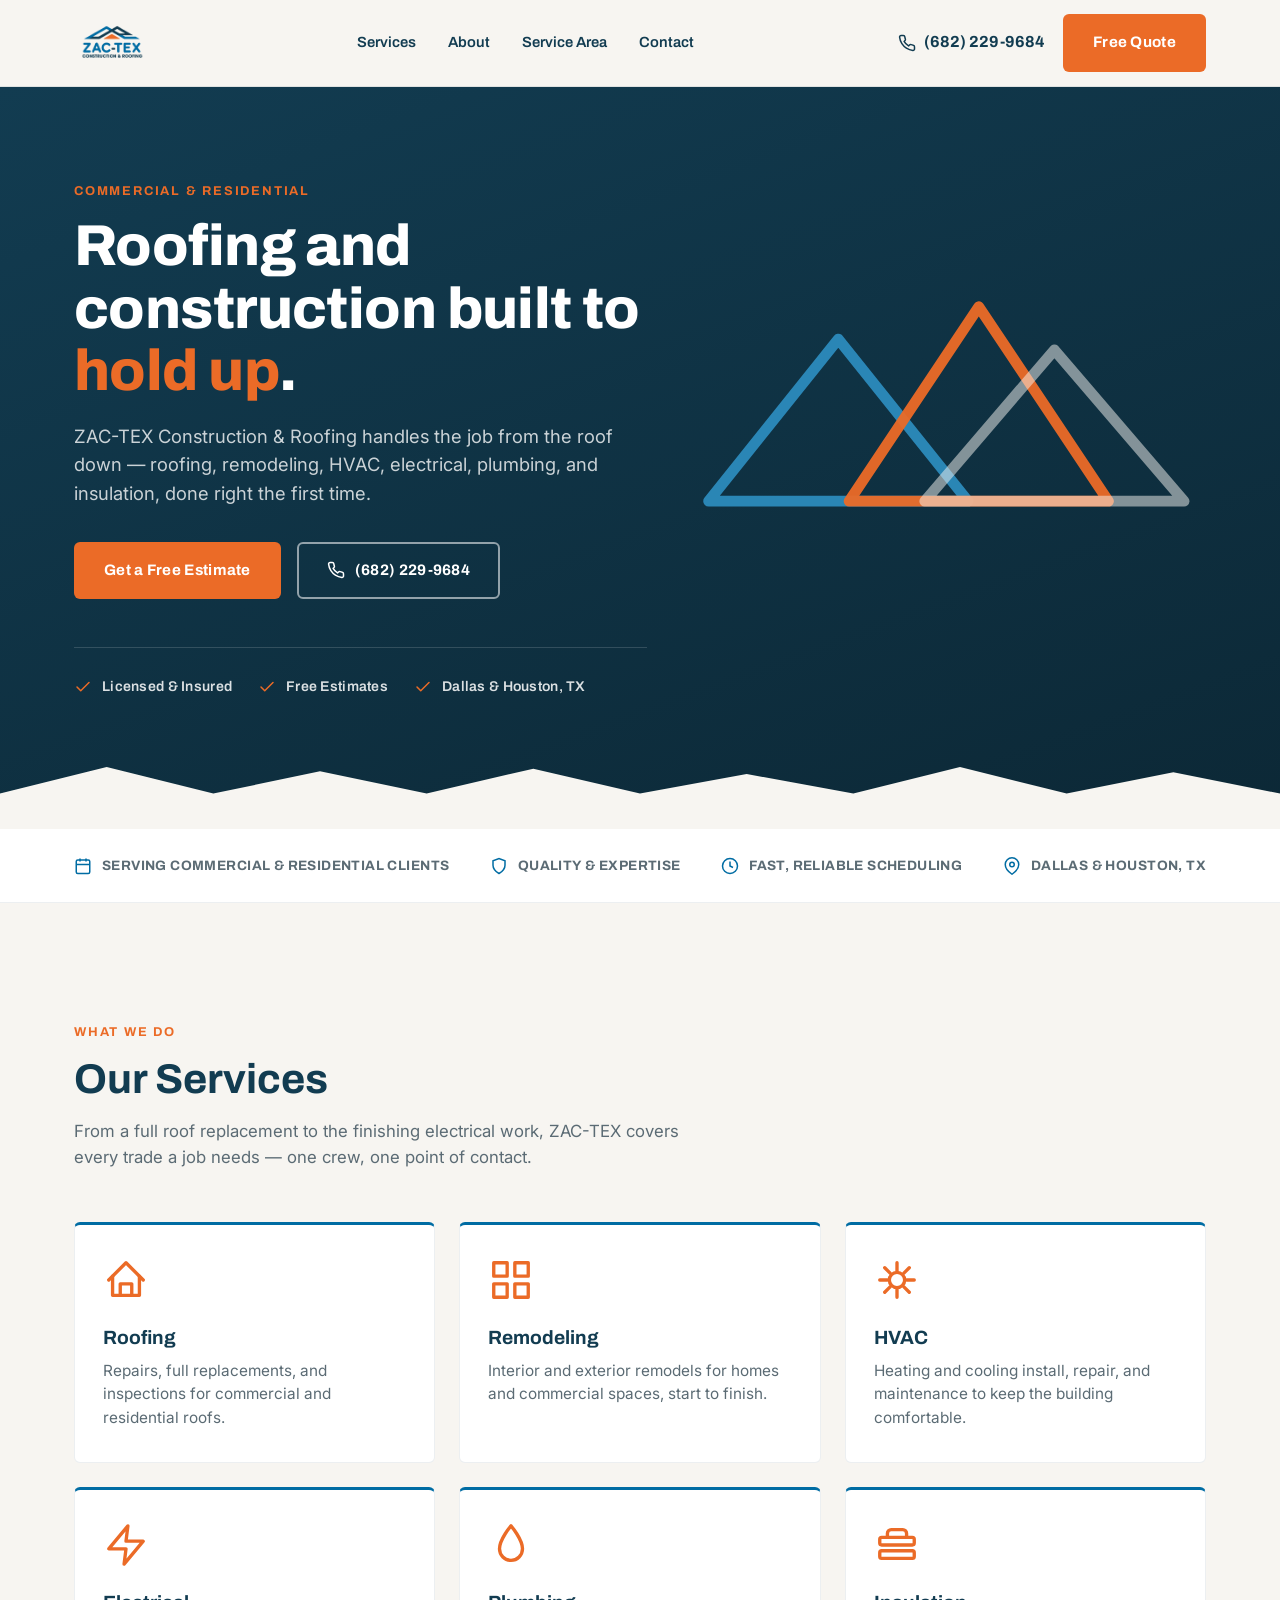
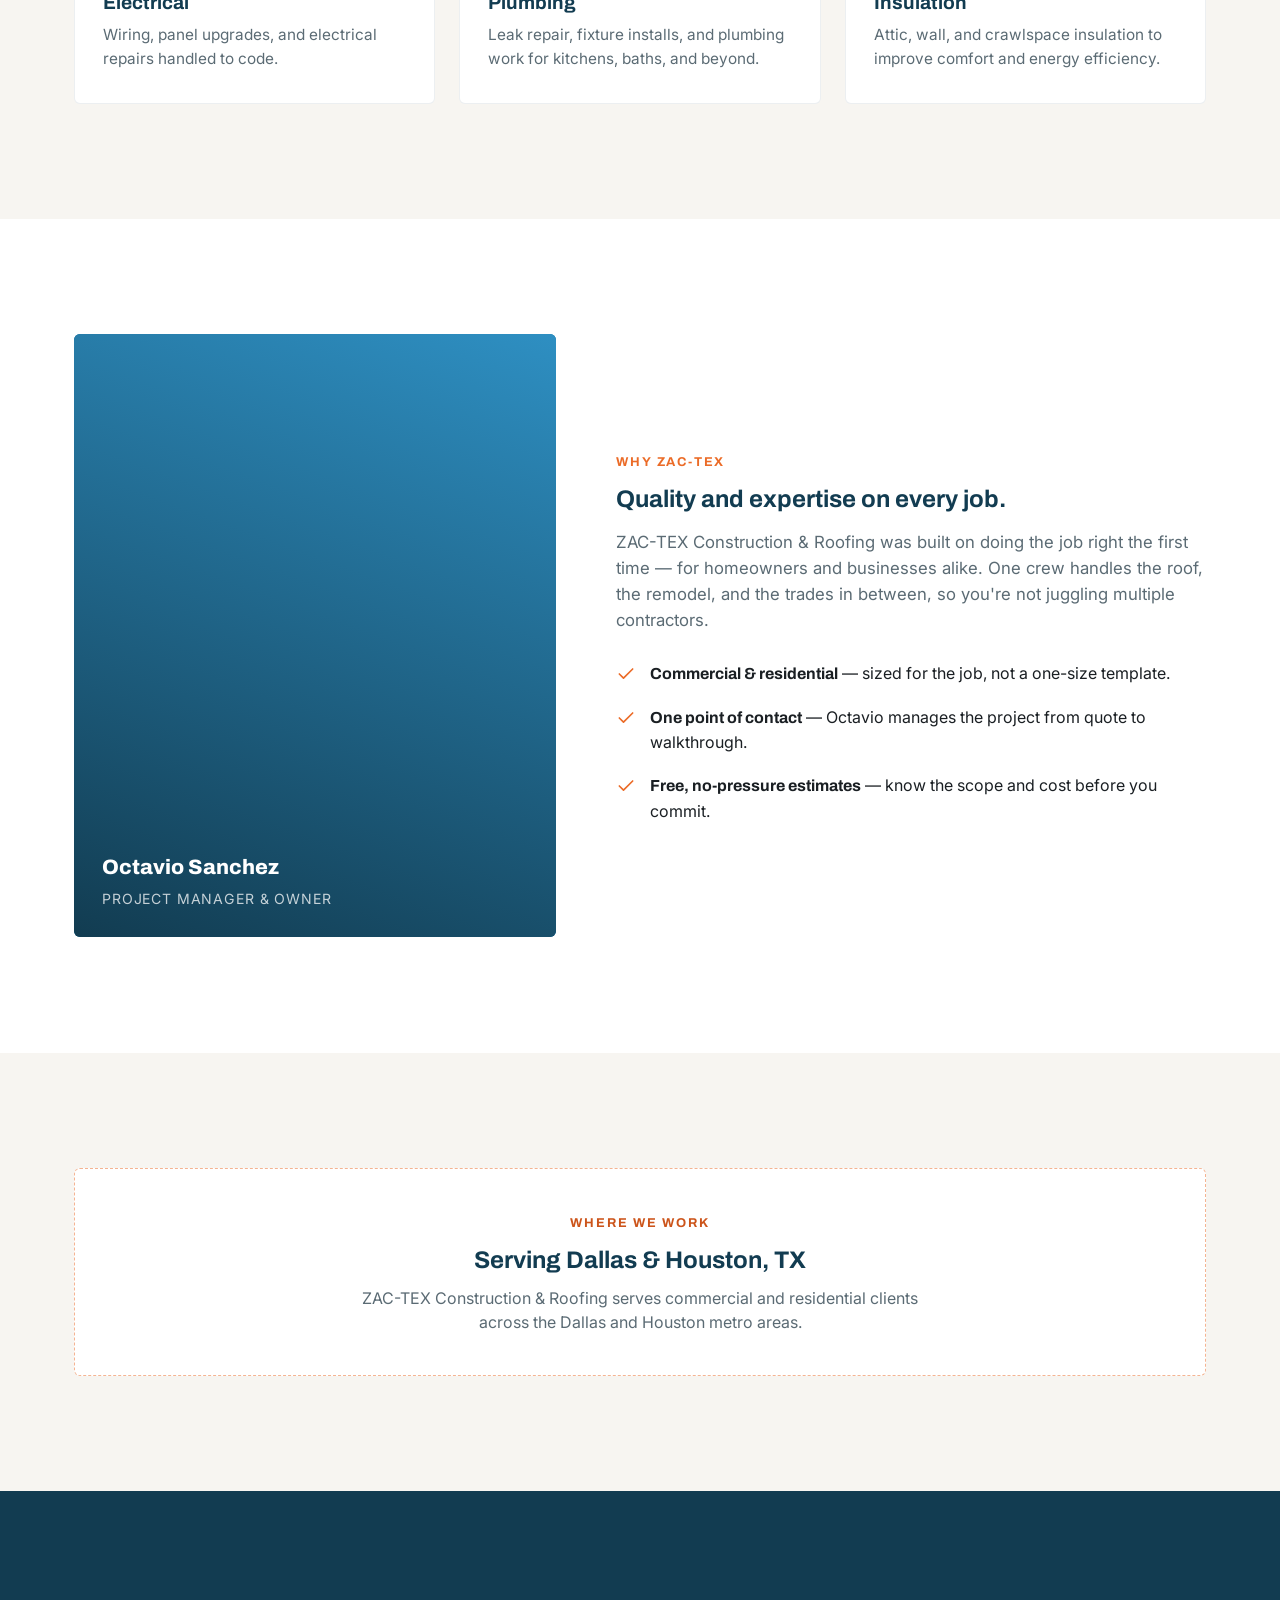
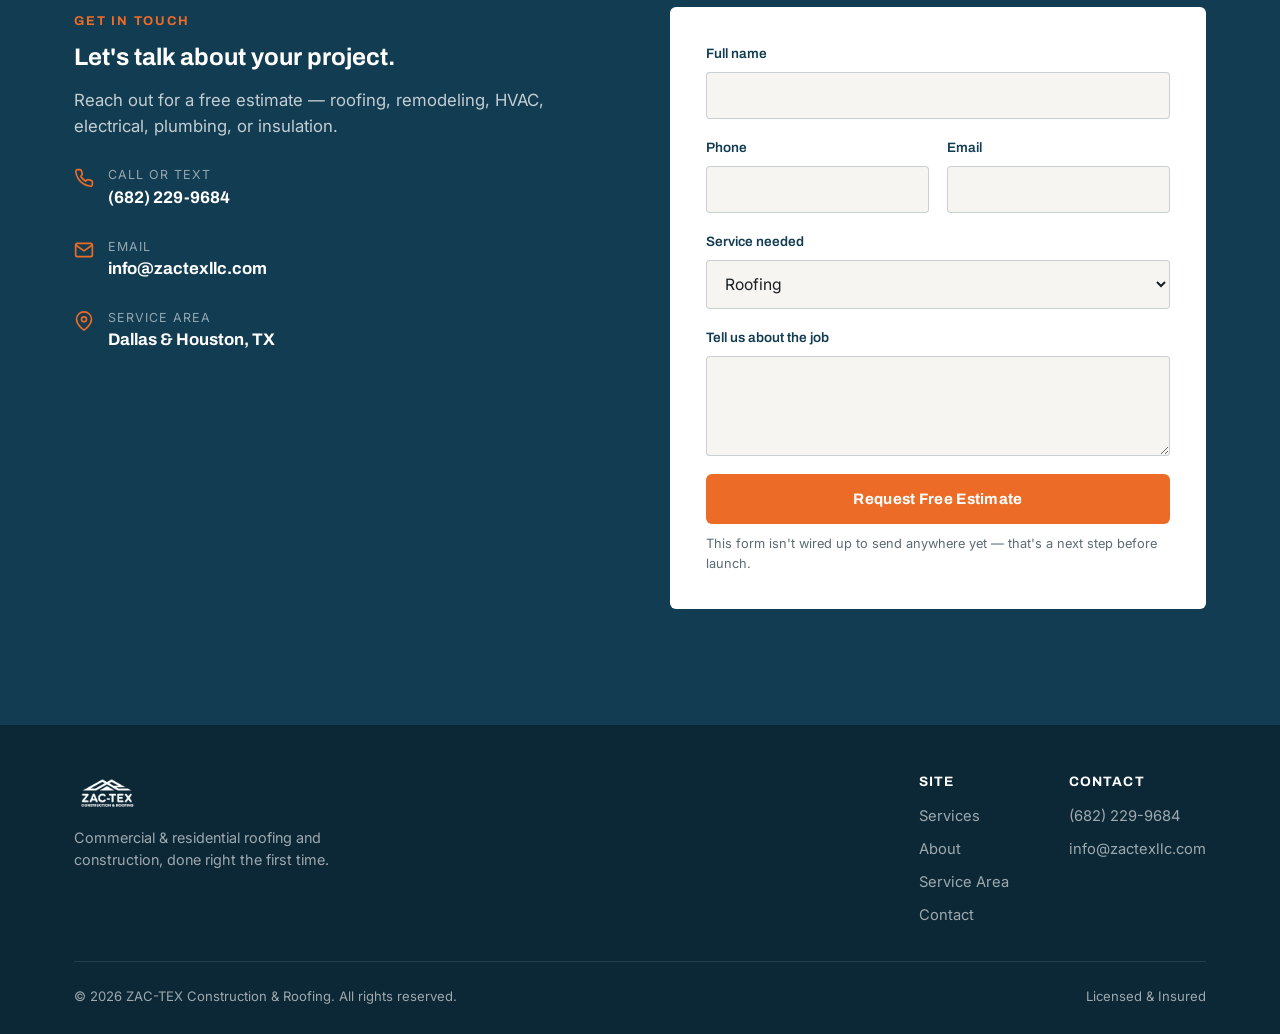
<file: index.html>
<!DOCTYPE html>
<html lang="en">
<head>
<meta charset="UTF-8">
<meta name="viewport" content="width=device-width, initial-scale=1.0">
<title>ZAC-TEX Construction &amp; Roofing | Commercial &amp; Residential</title>
<meta name="description" content="ZAC-TEX Construction & Roofing — roofing, remodeling, HVAC, electrical, plumbing, and insulation serving Dallas and Houston, TX. Free estimates.">
<meta name="theme-color" content="#123C51">

<link rel="icon" type="image/png" href="/assets/favicon-32.png">
<link rel="apple-touch-icon" href="/assets/favicon-512.png">

<link rel="preconnect" href="https://fonts.googleapis.com">
<link rel="preconnect" href="https://fonts.gstatic.com" crossorigin>
<link href="https://fonts.googleapis.com/css2?family=Archivo:wght@600;700;800;900&family=Inter:wght@400;500;600&display=swap" rel="stylesheet">

<link rel="stylesheet" href="/css/styles.css">
</head>
<body>

<!-- ============ HEADER ============ -->
<header class="site-header">
  <nav class="nav container">
    <a href="#top" class="nav-logo">
      <img src="/assets/logo.png" alt="ZAC-TEX Construction & Roofing">
    </a>

    <div class="nav-links">
      <a href="#services">Services</a>
      <a href="#about">About</a>
      <a href="#area">Service Area</a>
      <a href="#contact">Contact</a>
    </div>

    <div class="nav-cta">
      <a class="nav-phone" href="tel:+16822299684">
        <svg width="18" height="18" viewBox="0 0 24 24" fill="none" stroke="currentColor" stroke-width="2" stroke-linecap="round" stroke-linejoin="round"><path d="M22 16.92v3a2 2 0 0 1-2.18 2 19.79 19.79 0 0 1-8.63-3.07 19.5 19.5 0 0 1-6-6 19.79 19.79 0 0 1-3.07-8.67A2 2 0 0 1 4.11 2h3a2 2 0 0 1 2 1.72c.127.96.362 1.903.7 2.81a2 2 0 0 1-.45 2.11L8.09 9.91a16 16 0 0 0 6 6l1.27-1.27a2 2 0 0 1 2.11-.45c.907.338 1.85.573 2.81.7A2 2 0 0 1 22 16.92z"/></svg>
        <span class="long">(682) 229-9684</span>
      </a>
      <a href="#contact" class="btn btn-primary">Free Quote</a>
      <button class="nav-toggle" aria-label="Open menu" onclick="document.getElementById('mobileNav').classList.add('open')">
        <svg viewBox="0 0 24 24" fill="none" stroke="currentColor" stroke-width="2" stroke-linecap="round"><line x1="3" y1="6" x2="21" y2="6"/><line x1="3" y1="12" x2="21" y2="12"/><line x1="3" y1="18" x2="21" y2="18"/></svg>
      </button>
    </div>
  </nav>
</header>

<!-- Mobile nav drawer -->
<div class="mobile-nav" id="mobileNav">
  <div class="mobile-nav-top">
    <button class="mobile-nav-close" aria-label="Close menu" onclick="document.getElementById('mobileNav').classList.remove('open')">
      <svg viewBox="0 0 24 24" fill="none" stroke="currentColor" stroke-width="2" stroke-linecap="round"><line x1="18" y1="6" x2="6" y2="18"/><line x1="6" y1="6" x2="18" y2="18"/></svg>
    </button>
  </div>
  <div class="mobile-nav-links">
    <a href="#services" onclick="document.getElementById('mobileNav').classList.remove('open')">Services</a>
    <a href="#about" onclick="document.getElementById('mobileNav').classList.remove('open')">About</a>
    <a href="#area" onclick="document.getElementById('mobileNav').classList.remove('open')">Service Area</a>
    <a href="#contact" onclick="document.getElementById('mobileNav').classList.remove('open')">Contact</a>
  </div>
  <div class="mobile-nav-cta">
    <a href="tel:+16822299684" class="btn btn-outline">Call (682) 229-9684</a>
    <a href="#contact" class="btn btn-primary" onclick="document.getElementById('mobileNav').classList.remove('open')">Get a Free Quote</a>
  </div>
</div>

<!-- ============ HERO ============ -->
<section class="hero" id="top">
  <div class="container hero-inner">
    <div class="hero-copy">
      <span class="eyebrow">Commercial &amp; Residential</span>
      <h1>Roofing and construction built to <em>hold up</em>.</h1>
      <p class="hero-sub">
        ZAC-TEX Construction &amp; Roofing handles the job from the roof down —
        roofing, remodeling, HVAC, electrical, plumbing, and insulation, done right the first time.
      </p>
      <div class="hero-actions">
        <a href="#contact" class="btn btn-primary">Get a Free Estimate</a>
        <a href="tel:+16822299684" class="btn btn-outline">
          <svg width="18" height="18" viewBox="0 0 24 24" fill="none" stroke="currentColor" stroke-width="2" stroke-linecap="round" stroke-linejoin="round"><path d="M22 16.92v3a2 2 0 0 1-2.18 2 19.79 19.79 0 0 1-8.63-3.07 19.5 19.5 0 0 1-6-6 19.79 19.79 0 0 1-3.07-8.67A2 2 0 0 1 4.11 2h3a2 2 0 0 1 2 1.72c.127.96.362 1.903.7 2.81a2 2 0 0 1-.45 2.11L8.09 9.91a16 16 0 0 0 6 6l1.27-1.27a2 2 0 0 1 2.11-.45c.907.338 1.85.573 2.81.7A2 2 0 0 1 22 16.92z"/></svg>
          (682) 229-9684
        </a>
      </div>

      <div class="hero-trust">
        <div class="hero-trust-item">
          <svg width="18" height="18" viewBox="0 0 24 24" fill="none" stroke="currentColor" stroke-width="2" stroke-linecap="round" stroke-linejoin="round"><path d="M20 6 9 17l-5-5"/></svg>
          Licensed &amp; Insured
        </div>
        <div class="hero-trust-item">
          <svg width="18" height="18" viewBox="0 0 24 24" fill="none" stroke="currentColor" stroke-width="2" stroke-linecap="round" stroke-linejoin="round"><path d="M20 6 9 17l-5-5"/></svg>
          Free Estimates
        </div>
        <div class="hero-trust-item">
          <svg width="18" height="18" viewBox="0 0 24 24" fill="none" stroke="currentColor" stroke-width="2" stroke-linecap="round" stroke-linejoin="round"><path d="M20 6 9 17l-5-5"/></svg>
          Dallas &amp; Houston, TX
        </div>
      </div>
    </div>

    <div class="hero-visual" aria-hidden="true">
      <svg viewBox="0 0 480 420" xmlns="http://www.w3.org/2000/svg">
        <polygon points="20,300 140,150 260,300" fill="none" stroke="#2E8FC2" stroke-width="10" stroke-linejoin="round" opacity="0.9"/>
        <polygon points="150,300 270,120 390,300" fill="none" stroke="#EB6B27" stroke-width="10" stroke-linejoin="round" opacity="0.95"/>
        <polygon points="220,300 340,160 460,300" fill="none" stroke="#F7F5F1" stroke-width="10" stroke-linejoin="round" opacity="0.5"/>
      </svg>
    </div>
  </div>

  <div class="roofline-divider" aria-hidden="true">
    <svg viewBox="0 0 1440 80" preserveAspectRatio="none" xmlns="http://www.w3.org/2000/svg">
      <polygon points="0,80 0,40 120,10 240,40 360,15 480,40 600,12 720,40 840,18 960,40 1080,10 1200,40 1320,16 1440,40 1440,80" fill="#F7F5F1"/>
    </svg>
  </div>
</section>

<!-- ============ TRUST BAR ============ -->
<div class="trust-bar">
  <div class="container trust-bar-item" style="justify-content:space-between; display:flex; flex-wrap:wrap; gap:20px; width:100%;">
    <span class="trust-bar-item">
      <svg width="18" height="18" viewBox="0 0 24 24" fill="none" stroke="currentColor" stroke-width="2"><rect x="3" y="4" width="18" height="18" rx="2"/><line x1="16" y1="2" x2="16" y2="6"/><line x1="8" y1="2" x2="8" y2="6"/><line x1="3" y1="10" x2="21" y2="10"/></svg>
      Serving Commercial &amp; Residential Clients
    </span>
    <span class="trust-bar-item">
      <svg width="18" height="18" viewBox="0 0 24 24" fill="none" stroke="currentColor" stroke-width="2"><path d="M12 22s8-4.5 8-11V5l-8-3-8 3v6c0 6.5 8 11 8 11z"/></svg>
      Quality &amp; Expertise
    </span>
    <span class="trust-bar-item">
      <svg width="18" height="18" viewBox="0 0 24 24" fill="none" stroke="currentColor" stroke-width="2"><circle cx="12" cy="12" r="10"/><polyline points="12 6 12 12 16 14"/></svg>
      Fast, Reliable Scheduling
    </span>
    <span class="trust-bar-item">
      <svg width="18" height="18" viewBox="0 0 24 24" fill="none" stroke="currentColor" stroke-width="2"><path d="M21 10c0 7-9 13-9 13s-9-6-9-13a9 9 0 0 1 18 0z"/><circle cx="12" cy="10" r="3"/></svg>
      Dallas &amp; Houston, TX
    </span>
  </div>
</div>

<!-- ============ SERVICES ============ -->
<section class="section" id="services">
  <div class="container">
    <div class="section-head">
      <span class="eyebrow">What We Do</span>
      <h2>Our Services</h2>
      <p>From a full roof replacement to the finishing electrical work, ZAC-TEX covers every trade a job needs — one crew, one point of contact.</p>
    </div>

    <div class="services-grid">
      <div class="service-card">
        <svg class="icon" viewBox="0 0 24 24" fill="none" stroke="currentColor" stroke-width="1.75" stroke-linecap="round" stroke-linejoin="round"><path d="M3 12 12 3l9 9"/><path d="M5 10v10h14V10"/><path d="M9 20v-6h6v6"/></svg>
        <h3>Roofing</h3>
        <p>Repairs, full replacements, and inspections for commercial and residential roofs.</p>
      </div>
      <div class="service-card">
        <svg class="icon" viewBox="0 0 24 24" fill="none" stroke="currentColor" stroke-width="1.75" stroke-linecap="round" stroke-linejoin="round"><rect x="3" y="3" width="7" height="7"/><rect x="14" y="3" width="7" height="7"/><rect x="14" y="14" width="7" height="7"/><rect x="3" y="14" width="7" height="7"/></svg>
        <h3>Remodeling</h3>
        <p>Interior and exterior remodels for homes and commercial spaces, start to finish.</p>
      </div>
      <div class="service-card">
        <svg class="icon" viewBox="0 0 24 24" fill="none" stroke="currentColor" stroke-width="1.75" stroke-linecap="round" stroke-linejoin="round"><path d="M12 3v4M12 17v4M3 12h4M17 12h4M5.6 5.6l2.8 2.8M15.6 15.6l2.8 2.8M18.4 5.6l-2.8 2.8M8.4 15.6l-2.8 2.8"/><circle cx="12" cy="12" r="4"/></svg>
        <h3>HVAC</h3>
        <p>Heating and cooling install, repair, and maintenance to keep the building comfortable.</p>
      </div>
      <div class="service-card">
        <svg class="icon" viewBox="0 0 24 24" fill="none" stroke="currentColor" stroke-width="1.75" stroke-linecap="round" stroke-linejoin="round"><polygon points="13 2 3 14 12 14 11 22 21 10 12 10 13 2"/></svg>
        <h3>Electrical</h3>
        <p>Wiring, panel upgrades, and electrical repairs handled to code.</p>
      </div>
      <div class="service-card">
        <svg class="icon" viewBox="0 0 24 24" fill="none" stroke="currentColor" stroke-width="1.75" stroke-linecap="round" stroke-linejoin="round"><path d="M12 2s6 7 6 12a6 6 0 0 1-12 0c0-5 6-12 6-12z"/></svg>
        <h3>Plumbing</h3>
        <p>Leak repair, fixture installs, and plumbing work for kitchens, baths, and beyond.</p>
      </div>
      <div class="service-card">
        <svg class="icon" viewBox="0 0 24 24" fill="none" stroke="currentColor" stroke-width="1.75" stroke-linecap="round" stroke-linejoin="round"><rect x="3" y="8" width="18" height="4" rx="1"/><rect x="3" y="15" width="18" height="4" rx="1"/><path d="M7 8V6a2 2 0 0 1 2-2h6a2 2 0 0 1 2 2v2"/></svg>
        <h3>Insulation</h3>
        <p>Attic, wall, and crawlspace insulation to improve comfort and energy efficiency.</p>
      </div>
    </div>
  </div>
</section>

<!-- ============ ABOUT ============ -->
<section class="section" id="about" style="background:var(--white);">
  <div class="container about-grid">
    <div class="about-figure">
      <div class="about-figure-content">
        <div class="name">Octavio Sanchez</div>
        <div class="role">Project Manager &amp; Owner</div>
      </div>
    </div>

    <div>
      <span class="eyebrow">Why ZAC-TEX</span>
      <h2>Quality and expertise on every job.</h2>
      <p style="color:var(--steel); margin-top:16px; font-size:1.05rem;">
        ZAC-TEX Construction &amp; Roofing was built on doing the job right the first time —
        for homeowners and businesses alike. One crew handles the roof, the remodel,
        and the trades in between, so you're not juggling multiple contractors.
      </p>

      <ul class="about-list">
        <li>
          <svg width="20" height="20" viewBox="0 0 24 24" fill="none" stroke="currentColor" stroke-width="2" stroke-linecap="round" stroke-linejoin="round"><path d="M20 6 9 17l-5-5"/></svg>
          <span><strong>Commercial &amp; residential</strong> — sized for the job, not a one-size template.</span>
        </li>
        <li>
          <svg width="20" height="20" viewBox="0 0 24 24" fill="none" stroke="currentColor" stroke-width="2" stroke-linecap="round" stroke-linejoin="round"><path d="M20 6 9 17l-5-5"/></svg>
          <span><strong>One point of contact</strong> — Octavio manages the project from quote to walkthrough.</span>
        </li>
        <li>
          <svg width="20" height="20" viewBox="0 0 24 24" fill="none" stroke="currentColor" stroke-width="2" stroke-linecap="round" stroke-linejoin="round"><path d="M20 6 9 17l-5-5"/></svg>
          <span><strong>Free, no-pressure estimates</strong> — know the scope and cost before you commit.</span>
        </li>
      </ul>
    </div>
  </div>
</section>

<!-- ============ SERVICE AREA ============ -->
<section class="section" id="area">
  <div class="container">
    <div class="area-panel">
      <span class="eyebrow">Where We Work</span>
      <h2>Serving Dallas &amp; Houston, TX</h2>
      <!-- TODO: add specific neighborhoods/suburbs once confirmed with your uncle -->
      <p>ZAC-TEX Construction &amp; Roofing serves commercial and residential clients across the Dallas and Houston metro areas.</p>
    </div>
  </div>
</section>

<!-- ============ CONTACT / CTA ============ -->
<section class="section section-navy" id="contact">
  <div class="container contact-grid">
    <div class="contact-info">
      <span class="eyebrow">Get In Touch</span>
      <h2>Let's talk about your project.</h2>
      <p class="lead">Reach out for a free estimate — roofing, remodeling, HVAC, electrical, plumbing, or insulation.</p>

      <div class="contact-detail">
        <svg width="20" height="20" viewBox="0 0 24 24" fill="none" stroke="currentColor" stroke-width="2" stroke-linecap="round" stroke-linejoin="round"><path d="M22 16.92v3a2 2 0 0 1-2.18 2 19.79 19.79 0 0 1-8.63-3.07 19.5 19.5 0 0 1-6-6 19.79 19.79 0 0 1-3.07-8.67A2 2 0 0 1 4.11 2h3a2 2 0 0 1 2 1.72c.127.96.362 1.903.7 2.81a2 2 0 0 1-.45 2.11L8.09 9.91a16 16 0 0 0 6 6l1.27-1.27a2 2 0 0 1 2.11-.45c.907.338 1.85.573 2.81.7A2 2 0 0 1 22 16.92z"/></svg>
        <div>
          <div class="label">Call or Text</div>
          <div class="value"><a href="tel:+16822299684">(682) 229-9684</a></div>
        </div>
      </div>

      <div class="contact-detail">
        <svg width="20" height="20" viewBox="0 0 24 24" fill="none" stroke="currentColor" stroke-width="2" stroke-linecap="round" stroke-linejoin="round"><rect x="2" y="4" width="20" height="16" rx="2"/><path d="m22 6-10 7L2 6"/></svg>
        <div>
          <div class="label">Email</div>
          <div class="value"><a href="mailto:info@zactexllc.com">info@zactexllc.com</a></div>
        </div>
      </div>

      <div class="contact-detail">
        <svg width="20" height="20" viewBox="0 0 24 24" fill="none" stroke="currentColor" stroke-width="2" stroke-linecap="round" stroke-linejoin="round"><path d="M21 10c0 7-9 13-9 13s-9-6-9-13a9 9 0 0 1 18 0z"/><circle cx="12" cy="10" r="3"/></svg>
        <div>
          <div class="label">Service Area</div>
          <div class="value">Dallas &amp; Houston, TX</div>
        </div>
      </div>
    </div>

    <form class="contact-form" id="quoteForm">
      <div class="form-row">
        <label for="name">Full name</label>
        <input type="text" id="name" name="name" required>
      </div>
      <div class="form-two">
        <div class="form-row">
          <label for="phone">Phone</label>
          <input type="tel" id="phone" name="phone" required>
        </div>
        <div class="form-row">
          <label for="email">Email</label>
          <input type="email" id="email" name="email">
        </div>
      </div>
      <div class="form-row">
        <label for="service">Service needed</label>
        <select id="service" name="service">
          <option>Roofing</option>
          <option>Remodeling</option>
          <option>HVAC</option>
          <option>Electrical</option>
          <option>Plumbing</option>
          <option>Insulation</option>
          <option>Not sure / other</option>
        </select>
      </div>
      <div class="form-row">
        <label for="message">Tell us about the job</label>
        <textarea id="message" name="message"></textarea>
      </div>
      <button type="submit" class="btn btn-primary" style="width:100%; justify-content:center;">Request Free Estimate</button>
      <p class="form-note">This form isn't wired up to send anywhere yet — that's a next step before launch.</p>
    </form>
  </div>
</section>

<!-- ============ FOOTER ============ -->
<footer class="site-footer">
  <div class="container">
    <div class="footer-top">
      <div class="footer-logo">
        <img src="/assets/logo.png" alt="ZAC-TEX Construction & Roofing" style="filter: brightness(0) invert(1);">
        <p>Commercial &amp; residential roofing and construction, done right the first time.</p>
      </div>

      <div class="footer-cols">
        <div class="footer-col">
          <h4>Site</h4>
          <ul>
            <li><a href="#services">Services</a></li>
            <li><a href="#about">About</a></li>
            <li><a href="#area">Service Area</a></li>
            <li><a href="#contact">Contact</a></li>
          </ul>
        </div>
        <div class="footer-col">
          <h4>Contact</h4>
          <ul>
            <li><a href="tel:+16822299684">(682) 229-9684</a></li>
            <li><a href="mailto:info@zactexllc.com">info@zactexllc.com</a></li>
          </ul>
        </div>
      </div>
    </div>

    <div class="footer-bottom">
      <span>&copy; <span id="year"></span> ZAC-TEX Construction &amp; Roofing. All rights reserved.</span>
      <span>Licensed &amp; Insured</span>
    </div>
  </div>
</footer>

<script src="/js/main.js"></script>
</body>
</html>
</file>
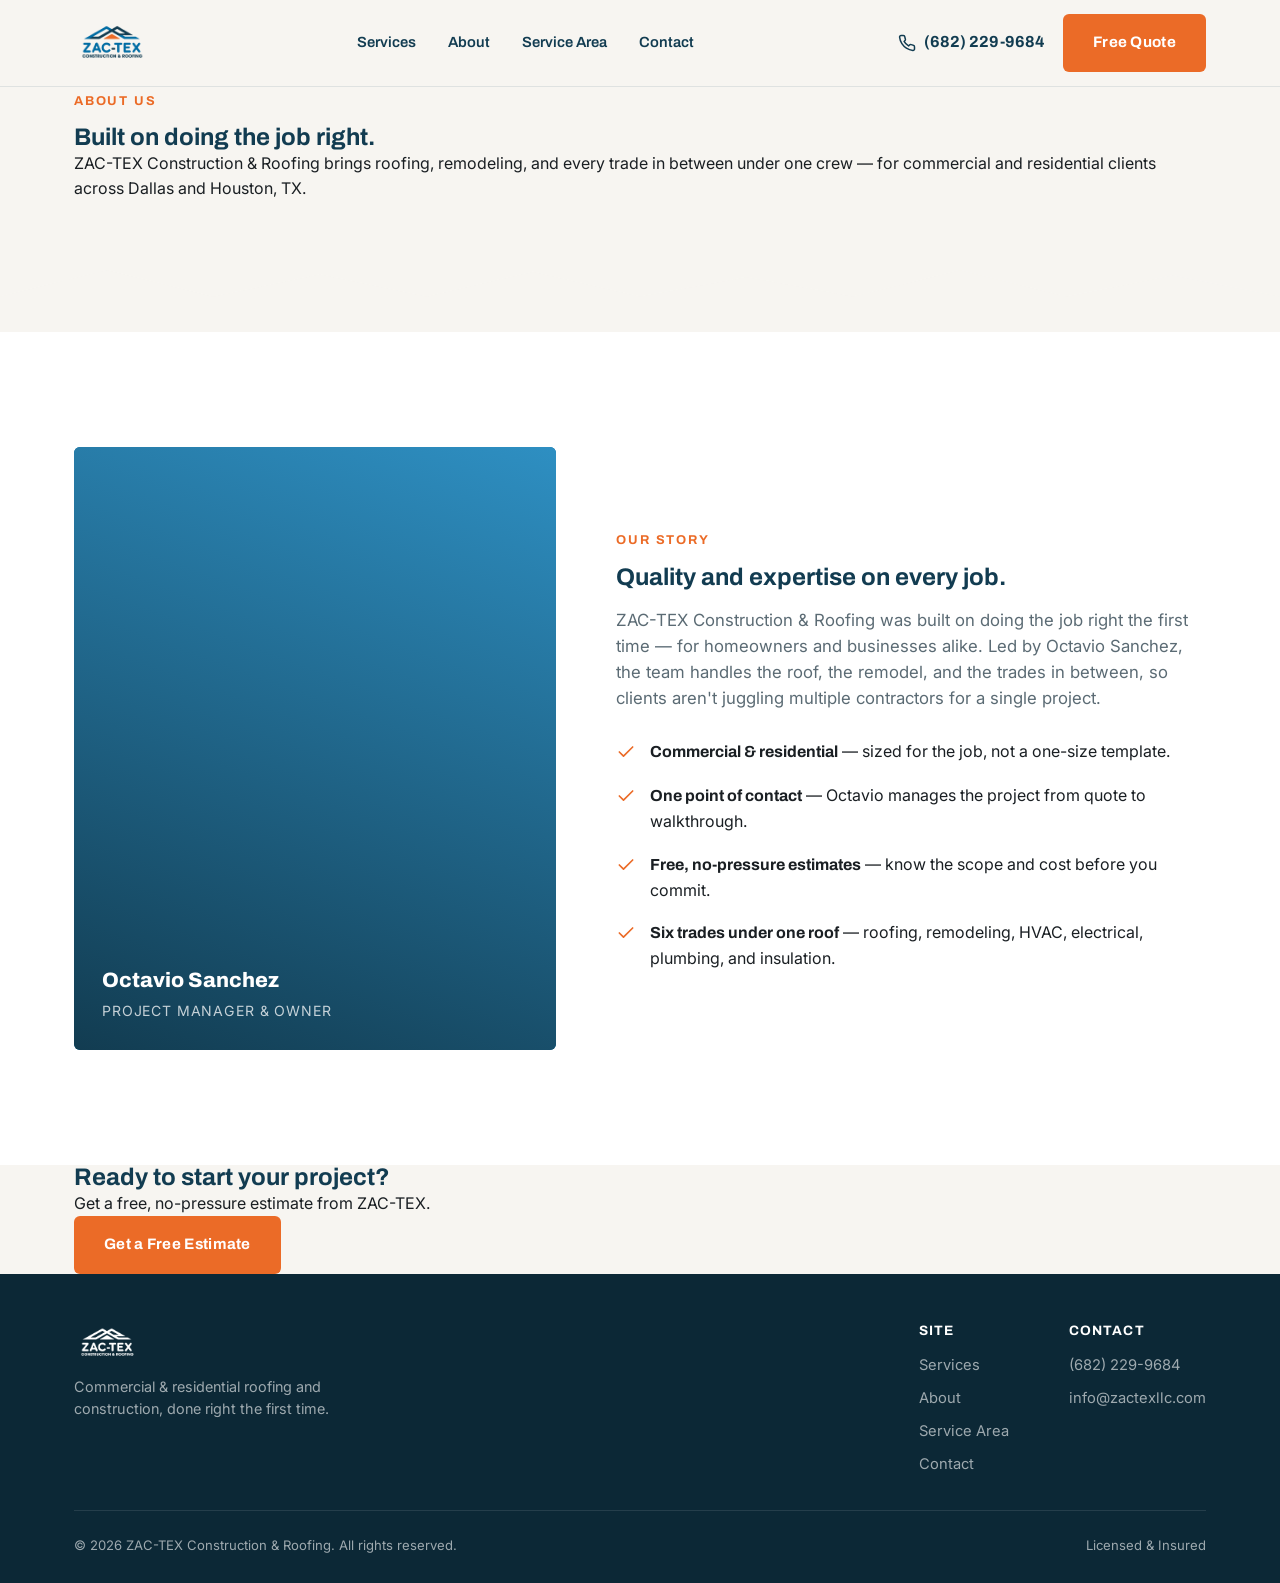
<file: about.html>
<!DOCTYPE html>
<html lang="en">
<head>
<meta charset="UTF-8">
<meta name="viewport" content="width=device-width, initial-scale=1.0">
<title>About Us | ZAC-TEX Construction &amp; Roofing</title>
<meta name="description" content="Meet ZAC-TEX Construction & Roofing — commercial and residential roofing, remodeling, HVAC, electrical, plumbing, and insulation serving Dallas and Houston, TX.">
<meta name="theme-color" content="#123C51">

<link rel="icon" type="image/png" href="/assets/favicon-32.png">
<link rel="apple-touch-icon" href="/assets/favicon-512.png">

<link rel="preconnect" href="https://fonts.googleapis.com">
<link rel="preconnect" href="https://fonts.gstatic.com" crossorigin>
<link href="https://fonts.googleapis.com/css2?family=Archivo:wght@600;700;800;900&family=Inter:wght@400;500;600&display=swap" rel="stylesheet">

<link rel="stylesheet" href="/css/styles.css">
</head>
<body>

<!-- ============ HEADER ============ -->
<header class="site-header">
  <nav class="nav container">
    <a href="/" class="nav-logo">
      <img src="/assets/logo.png" alt="ZAC-TEX Construction & Roofing">
    </a>
    <div class="nav-links">
      <a href="/#services">Services</a>
      <a href="/about.html">About</a>
      <a href="/service-area.html">Service Area</a>
      <a href="/contact.html">Contact</a>
    </div>
    <div class="nav-cta">
      <a class="nav-phone" href="tel:+16822299684">
        <svg width="18" height="18" viewBox="0 0 24 24" fill="none" stroke="currentColor" stroke-width="2" stroke-linecap="round" stroke-linejoin="round"><path d="M22 16.92v3a2 2 0 0 1-2.18 2 19.79 19.79 0 0 1-8.63-3.07 19.5 19.5 0 0 1-6-6 19.79 19.79 0 0 1-3.07-8.67A2 2 0 0 1 4.11 2h3a2 2 0 0 1 2 1.72c.127.96.362 1.903.7 2.81a2 2 0 0 1-.45 2.11L8.09 9.91a16 16 0 0 0 6 6l1.27-1.27a2 2 0 0 1 2.11-.45c.907.338 1.85.573 2.81.7A2 2 0 0 1 22 16.92z"/></svg>
        <span class="long">(682) 229-9684</span>
      </a>
      <a href="/contact.html" class="btn btn-primary">Free Quote</a>
      <button class="nav-toggle" aria-label="Open menu" onclick="document.getElementById('mobileNav').classList.add('open')">
        <svg viewBox="0 0 24 24" fill="none" stroke="currentColor" stroke-width="2" stroke-linecap="round"><line x1="3" y1="6" x2="21" y2="6"/><line x1="3" y1="12" x2="21" y2="12"/><line x1="3" y1="18" x2="21" y2="18"/></svg>
      </button>
    </div>
  </nav>
</header>

<div class="mobile-nav" id="mobileNav">
  <div class="mobile-nav-top">
    <button class="mobile-nav-close" aria-label="Close menu" onclick="document.getElementById('mobileNav').classList.remove('open')">
      <svg viewBox="0 0 24 24" fill="none" stroke="currentColor" stroke-width="2" stroke-linecap="round"><line x1="18" y1="6" x2="6" y2="18"/><line x1="6" y1="6" x2="18" y2="18"/></svg>
    </button>
  </div>
  <div class="mobile-nav-links">
    <a href="/#services" onclick="document.getElementById('mobileNav').classList.remove('open')">Services</a>
    <a href="/about.html">About</a>
    <a href="/service-area.html">Service Area</a>
    <a href="/contact.html">Contact</a>
  </div>
  <div class="mobile-nav-cta">
    <a href="tel:+16822299684" class="btn btn-outline">Call (682) 229-9684</a>
    <a href="/contact.html" class="btn btn-primary">Get a Free Quote</a>
  </div>
</div>

<!-- ============ PAGE HEADER ============ -->
<section class="page-header">
  <div class="container">
    <span class="eyebrow">About Us</span>
    <h1>Built on doing the job right.</h1>
    <p>ZAC-TEX Construction &amp; Roofing brings roofing, remodeling, and every trade in between under one crew — for commercial and residential clients across Dallas and Houston, TX.</p>
  </div>
  <div class="roofline-divider" aria-hidden="true">
    <svg viewBox="0 0 1440 80" preserveAspectRatio="none" xmlns="http://www.w3.org/2000/svg">
      <polygon points="0,80 0,40 120,10 240,40 360,15 480,40 600,12 720,40 840,18 960,40 1080,10 1200,40 1320,16 1440,40 1440,80" fill="#F7F5F1"/>
    </svg>
  </div>
</section>

<!-- ============ ABOUT CONTENT ============ -->
<section class="section" style="background:var(--white);">
  <div class="container about-grid">
    <div class="about-figure">
      <div class="about-figure-content">
        <div class="name">Octavio Sanchez</div>
        <div class="role">Project Manager &amp; Owner</div>
      </div>
    </div>

    <div>
      <span class="eyebrow">Our Story</span>
      <h2>Quality and expertise on every job.</h2>
      <!-- TODO: replace with your uncle's own words on the company's story, founding, and mission -->
      <p style="color:var(--steel); margin-top:16px; font-size:1.05rem;">
        ZAC-TEX Construction &amp; Roofing was built on doing the job right the first time —
        for homeowners and businesses alike. Led by Octavio Sanchez, the team handles the
        roof, the remodel, and the trades in between, so clients aren't juggling multiple
        contractors for a single project.
      </p>

      <ul class="about-list">
        <li>
          <svg width="20" height="20" viewBox="0 0 24 24" fill="none" stroke="currentColor" stroke-width="2" stroke-linecap="round" stroke-linejoin="round"><path d="M20 6 9 17l-5-5"/></svg>
          <span><strong>Commercial &amp; residential</strong> — sized for the job, not a one-size template.</span>
        </li>
        <li>
          <svg width="20" height="20" viewBox="0 0 24 24" fill="none" stroke="currentColor" stroke-width="2" stroke-linecap="round" stroke-linejoin="round"><path d="M20 6 9 17l-5-5"/></svg>
          <span><strong>One point of contact</strong> — Octavio manages the project from quote to walkthrough.</span>
        </li>
        <li>
          <svg width="20" height="20" viewBox="0 0 24 24" fill="none" stroke="currentColor" stroke-width="2" stroke-linecap="round" stroke-linejoin="round"><path d="M20 6 9 17l-5-5"/></svg>
          <span><strong>Free, no-pressure estimates</strong> — know the scope and cost before you commit.</span>
        </li>
        <li>
          <svg width="20" height="20" viewBox="0 0 24 24" fill="none" stroke="currentColor" stroke-width="2" stroke-linecap="round" stroke-linejoin="round"><path d="M20 6 9 17l-5-5"/></svg>
          <span><strong>Six trades under one roof</strong> — roofing, remodeling, HVAC, electrical, plumbing, and insulation.</span>
        </li>
      </ul>
    </div>
  </div>
</section>

<!-- ============ CTA BANNER ============ -->
<section class="cta-banner">
  <div class="container">
    <div>
      <h2>Ready to start your project?</h2>
      <p>Get a free, no-pressure estimate from ZAC-TEX.</p>
    </div>
    <a href="/contact.html" class="btn btn-primary">Get a Free Estimate</a>
  </div>
</section>

<!-- ============ FOOTER ============ -->
<footer class="site-footer">
  <div class="container">
    <div class="footer-top">
      <div class="footer-logo">
        <img src="/assets/logo.png" alt="ZAC-TEX Construction & Roofing" style="filter: brightness(0) invert(1);">
        <p>Commercial &amp; residential roofing and construction, done right the first time.</p>
      </div>
      <div class="footer-cols">
        <div class="footer-col">
          <h4>Site</h4>
          <ul>
            <li><a href="/#services">Services</a></li>
            <li><a href="/about.html">About</a></li>
            <li><a href="/service-area.html">Service Area</a></li>
            <li><a href="/contact.html">Contact</a></li>
          </ul>
        </div>
        <div class="footer-col">
          <h4>Contact</h4>
          <ul>
            <li><a href="tel:+16822299684">(682) 229-9684</a></li>
            <li><a href="mailto:info@zactexllc.com">info@zactexllc.com</a></li>
          </ul>
        </div>
      </div>
    </div>
    <div class="footer-bottom">
      <span>&copy; <span id="year"></span> ZAC-TEX Construction &amp; Roofing. All rights reserved.</span>
      <span>Licensed &amp; Insured</span>
    </div>
  </div>
</footer>

<script src="/js/main.js"></script>
</body>
</html>
</file>
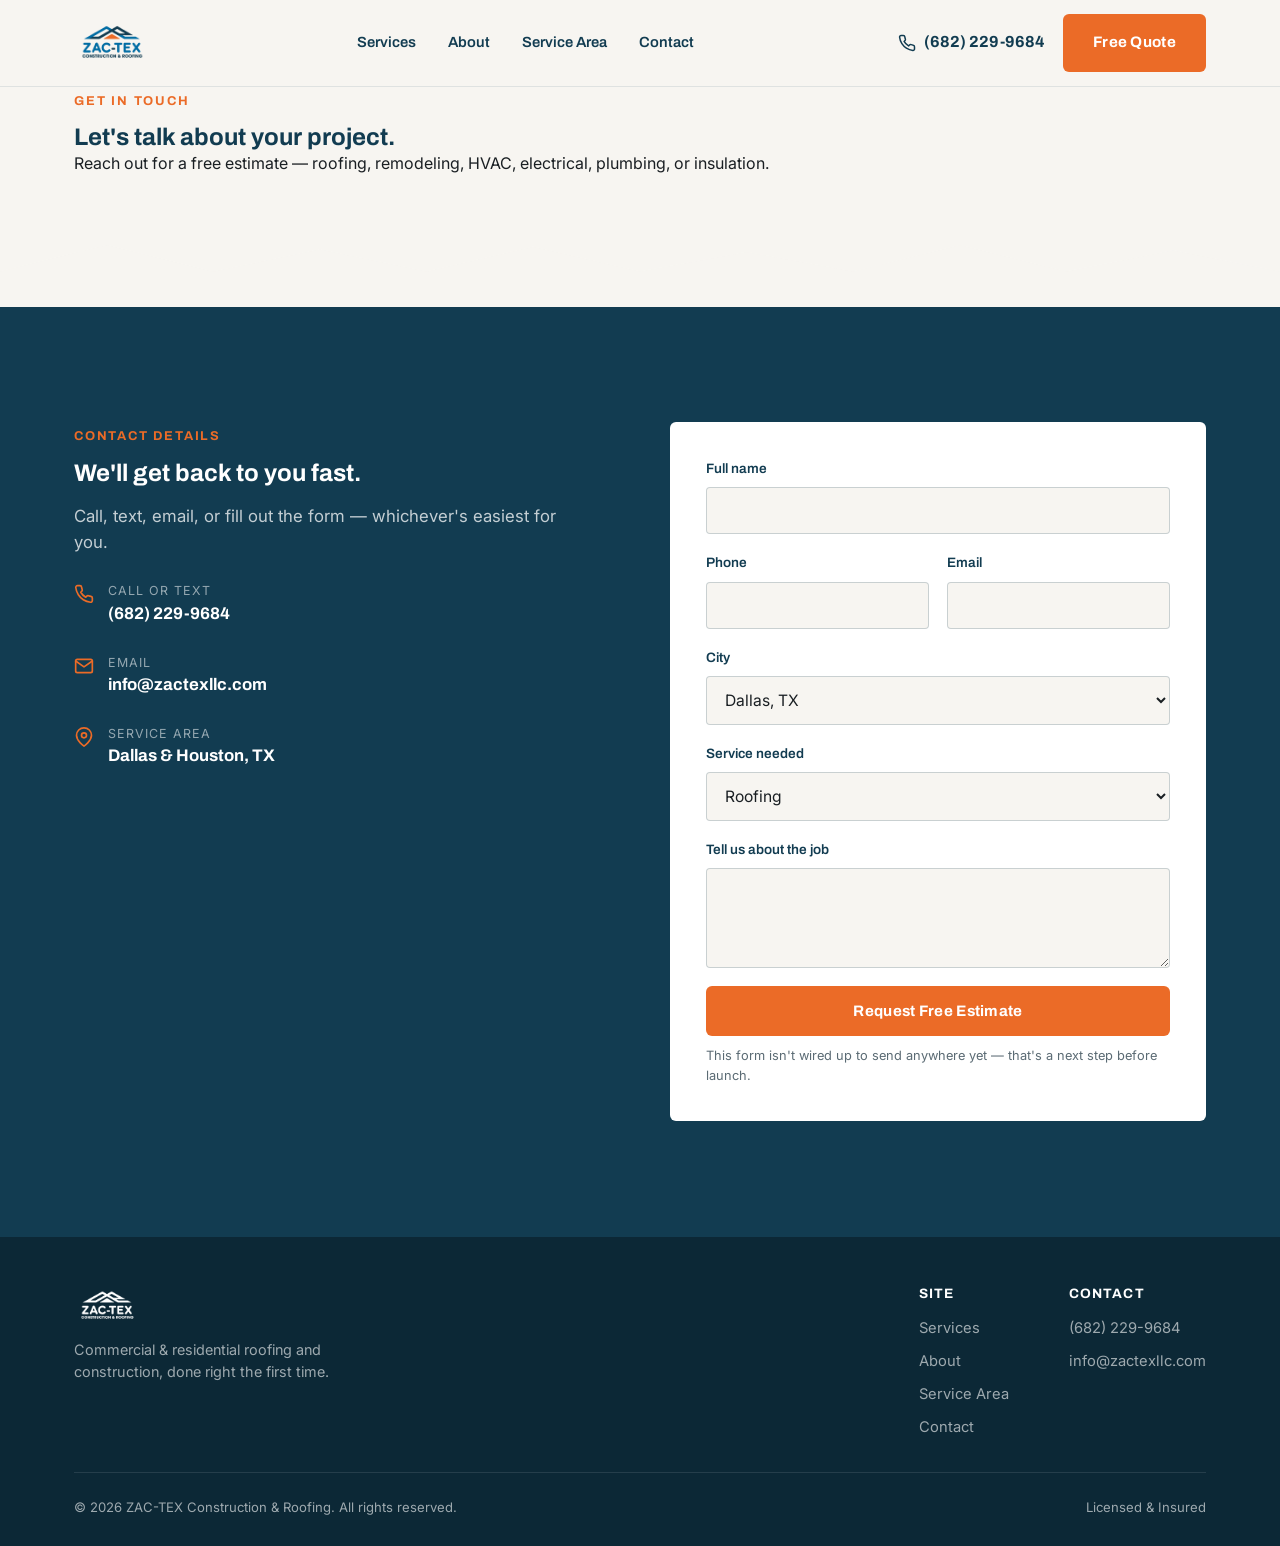
<file: service-area.html>
<!DOCTYPE html>
<html lang="en">
<head>
<meta charset="UTF-8">
<meta name="viewport" content="width=device-width, initial-scale=1.0">
<title>Contact Us | ZAC-TEX Construction &amp; Roofing</title>
<meta name="description" content="Get a free estimate from ZAC-TEX Construction & Roofing. Call, text, or send a message — serving Dallas and Houston, TX.">
<meta name="theme-color" content="#123C51">

<link rel="icon" type="image/png" href="/assets/favicon-32.png">
<link rel="apple-touch-icon" href="/assets/favicon-512.png">

<link rel="preconnect" href="https://fonts.googleapis.com">
<link rel="preconnect" href="https://fonts.gstatic.com" crossorigin>
<link href="https://fonts.googleapis.com/css2?family=Archivo:wght@600;700;800;900&family=Inter:wght@400;500;600&display=swap" rel="stylesheet">

<link rel="stylesheet" href="/css/styles.css">
</head>
<body>

<!-- ============ HEADER ============ -->
<header class="site-header">
  <nav class="nav container">
    <a href="/" class="nav-logo">
      <img src="/assets/logo.png" alt="ZAC-TEX Construction & Roofing">
    </a>
    <div class="nav-links">
      <a href="/#services">Services</a>
      <a href="/about.html">About</a>
      <a href="/service-area.html">Service Area</a>
      <a href="/contact.html">Contact</a>
    </div>
    <div class="nav-cta">
      <a class="nav-phone" href="tel:+16822299684">
        <svg width="18" height="18" viewBox="0 0 24 24" fill="none" stroke="currentColor" stroke-width="2" stroke-linecap="round" stroke-linejoin="round"><path d="M22 16.92v3a2 2 0 0 1-2.18 2 19.79 19.79 0 0 1-8.63-3.07 19.5 19.5 0 0 1-6-6 19.79 19.79 0 0 1-3.07-8.67A2 2 0 0 1 4.11 2h3a2 2 0 0 1 2 1.72c.127.96.362 1.903.7 2.81a2 2 0 0 1-.45 2.11L8.09 9.91a16 16 0 0 0 6 6l1.27-1.27a2 2 0 0 1 2.11-.45c.907.338 1.85.573 2.81.7A2 2 0 0 1 22 16.92z"/></svg>
        <span class="long">(682) 229-9684</span>
      </a>
      <a href="/contact.html" class="btn btn-primary">Free Quote</a>
      <button class="nav-toggle" aria-label="Open menu" onclick="document.getElementById('mobileNav').classList.add('open')">
        <svg viewBox="0 0 24 24" fill="none" stroke="currentColor" stroke-width="2" stroke-linecap="round"><line x1="3" y1="6" x2="21" y2="6"/><line x1="3" y1="12" x2="21" y2="12"/><line x1="3" y1="18" x2="21" y2="18"/></svg>
      </button>
    </div>
  </nav>
</header>

<div class="mobile-nav" id="mobileNav">
  <div class="mobile-nav-top">
    <button class="mobile-nav-close" aria-label="Close menu" onclick="document.getElementById('mobileNav').classList.remove('open')">
      <svg viewBox="0 0 24 24" fill="none" stroke="currentColor" stroke-width="2" stroke-linecap="round"><line x1="18" y1="6" x2="6" y2="18"/><line x1="6" y1="6" x2="18" y2="18"/></svg>
    </button>
  </div>
  <div class="mobile-nav-links">
    <a href="/#services" onclick="document.getElementById('mobileNav').classList.remove('open')">Services</a>
    <a href="/about.html">About</a>
    <a href="/service-area.html">Service Area</a>
    <a href="/contact.html">Contact</a>
  </div>
  <div class="mobile-nav-cta">
    <a href="tel:+16822299684" class="btn btn-outline">Call (682) 229-9684</a>
    <a href="/contact.html" class="btn btn-primary">Get a Free Quote</a>
  </div>
</div>

<!-- ============ PAGE HEADER ============ -->
<section class="page-header">
  <div class="container">
    <span class="eyebrow">Get In Touch</span>
    <h1>Let's talk about your project.</h1>
    <p>Reach out for a free estimate — roofing, remodeling, HVAC, electrical, plumbing, or insulation.</p>
  </div>
  <div class="roofline-divider" aria-hidden="true">
    <svg viewBox="0 0 1440 80" preserveAspectRatio="none" xmlns="http://www.w3.org/2000/svg">
      <polygon points="0,80 0,40 120,10 240,40 360,15 480,40 600,12 720,40 840,18 960,40 1080,10 1200,40 1320,16 1440,40 1440,80" fill="#F7F5F1"/>
    </svg>
  </div>
</section>

<!-- ============ CONTACT ============ -->
<section class="section section-navy">
  <div class="container contact-grid">
    <div class="contact-info">
      <span class="eyebrow">Contact Details</span>
      <h2>We'll get back to you fast.</h2>
      <p class="lead">Call, text, email, or fill out the form — whichever's easiest for you.</p>

      <div class="contact-detail">
        <svg width="20" height="20" viewBox="0 0 24 24" fill="none" stroke="currentColor" stroke-width="2" stroke-linecap="round" stroke-linejoin="round"><path d="M22 16.92v3a2 2 0 0 1-2.18 2 19.79 19.79 0 0 1-8.63-3.07 19.5 19.5 0 0 1-6-6 19.79 19.79 0 0 1-3.07-8.67A2 2 0 0 1 4.11 2h3a2 2 0 0 1 2 1.72c.127.96.362 1.903.7 2.81a2 2 0 0 1-.45 2.11L8.09 9.91a16 16 0 0 0 6 6l1.27-1.27a2 2 0 0 1 2.11-.45c.907.338 1.85.573 2.81.7A2 2 0 0 1 22 16.92z"/></svg>
        <div>
          <div class="label">Call or Text</div>
          <div class="value"><a href="tel:+16822299684">(682) 229-9684</a></div>
        </div>
      </div>

      <div class="contact-detail">
        <svg width="20" height="20" viewBox="0 0 24 24" fill="none" stroke="currentColor" stroke-width="2" stroke-linecap="round" stroke-linejoin="round"><rect x="2" y="4" width="20" height="16" rx="2"/><path d="m22 6-10 7L2 6"/></svg>
        <div>
          <div class="label">Email</div>
          <!-- TODO: confirm info@zactexllc.com is live once business email is set up -->
          <div class="value"><a href="mailto:info@zactexllc.com">info@zactexllc.com</a></div>
        </div>
      </div>

      <div class="contact-detail">
        <svg width="20" height="20" viewBox="0 0 24 24" fill="none" stroke="currentColor" stroke-width="2" stroke-linecap="round" stroke-linejoin="round"><path d="M21 10c0 7-9 13-9 13s-9-6-9-13a9 9 0 0 1 18 0z"/><circle cx="12" cy="10" r="3"/></svg>
        <div>
          <div class="label">Service Area</div>
          <div class="value">Dallas &amp; Houston, TX</div>
        </div>
      </div>
    </div>

    <form class="contact-form" id="quoteForm">
      <div class="form-row">
        <label for="name">Full name</label>
        <input type="text" id="name" name="name" required>
      </div>
      <div class="form-two">
        <div class="form-row">
          <label for="phone">Phone</label>
          <input type="tel" id="phone" name="phone" required>
        </div>
        <div class="form-row">
          <label for="email">Email</label>
          <input type="email" id="email" name="email">
        </div>
      </div>
      <div class="form-row">
        <label for="city">City</label>
        <select id="city" name="city">
          <option>Dallas, TX</option>
          <option>Houston, TX</option>
          <option>Other</option>
        </select>
      </div>
      <div class="form-row">
        <label for="service">Service needed</label>
        <select id="service" name="service">
          <option>Roofing</option>
          <option>Remodeling</option>
          <option>HVAC</option>
          <option>Electrical</option>
          <option>Plumbing</option>
          <option>Insulation</option>
          <option>Not sure / other</option>
        </select>
      </div>
      <div class="form-row">
        <label for="message">Tell us about the job</label>
        <textarea id="message" name="message"></textarea>
      </div>
      <button type="submit" class="btn btn-primary" style="width:100%; justify-content:center;">Request Free Estimate</button>
      <!-- TODO: wire this form up to an actual submission handler (Cloudflare Pages/Workers Function, Formspree, etc.) before launch -->
      <p class="form-note">This form isn't wired up to send anywhere yet — that's a next step before launch.</p>
    </form>
  </div>
</section>

<!-- ============ FOOTER ============ -->
<footer class="site-footer">
  <div class="container">
    <div class="footer-top">
      <div class="footer-logo">
        <img src="/assets/logo.png" alt="ZAC-TEX Construction & Roofing" style="filter: brightness(0) invert(1);">
        <p>Commercial &amp; residential roofing and construction, done right the first time.</p>
      </div>
      <div class="footer-cols">
        <div class="footer-col">
          <h4>Site</h4>
          <ul>
            <li><a href="/#services">Services</a></li>
            <li><a href="/about.html">About</a></li>
            <li><a href="/service-area.html">Service Area</a></li>
            <li><a href="/contact.html">Contact</a></li>
          </ul>
        </div>
        <div class="footer-col">
          <h4>Contact</h4>
          <ul>
            <li><a href="tel:+16822299684">(682) 229-9684</a></li>
            <li><a href="mailto:info@zactexllc.com">info@zactexllc.com</a></li>
          </ul>
        </div>
      </div>
    </div>
    <div class="footer-bottom">
      <span>&copy; <span id="year"></span> ZAC-TEX Construction &amp; Roofing. All rights reserved.</span>
      <span>Licensed &amp; Insured</span>
    </div>
  </div>
</footer>

<script src="/js/main.js"></script>
</body>
</html>
</file>
<file: css/styles.css>
/* ============================================
   ZAC-TEX Construction & Roofing — Design Tokens
   ============================================ */
:root {
  /* Color */
  --navy: #123C51;
  --blue: #006CA3;
  --blue-light: #2E8FC2;
  --orange: #EB6B27;
  --orange-dark: #CC541A;
  --warm-white: #F7F5F1;
  --steel: #5B6B74;
  --charcoal: #1A1F23;
  --white: #FFFFFF;

  /* Type */
  --font-display: 'Archivo', sans-serif;
  --font-body: 'Inter', sans-serif;

  /* Layout */
  --max-width: 1180px;
  --radius: 6px;
  --section-pad: clamp(64px, 9vw, 120px);
}

/* ---------- Reset ---------- */
*, *::before, *::after { box-sizing: border-box; }
html { scroll-behavior: smooth; }
@media (prefers-reduced-motion: reduce) {
  html { scroll-behavior: auto; }
  *, *::before, *::after { animation-duration: 0.01ms !important; animation-iteration-count: 1 !important; transition-duration: 0.01ms !important; }
}
body {
  margin: 0;
  font-family: var(--font-body);
  color: var(--charcoal);
  background: var(--warm-white);
  line-height: 1.55;
  -webkit-font-smoothing: antialiased;
}
img { max-width: 100%; display: block; }
a { color: inherit; text-decoration: none; }
h1, h2, h3, h4 { font-family: var(--font-display); margin: 0; line-height: 1.08; color: var(--navy); }
p { margin: 0; }
ul { margin: 0; padding: 0; list-style: none; }
button { font-family: inherit; cursor: pointer; }

.container {
  max-width: var(--max-width);
  margin: 0 auto;
  padding: 0 24px;
}

.eyebrow {
  font-family: var(--font-display);
  font-weight: 700;
  font-size: 0.8rem;
  letter-spacing: 0.14em;
  text-transform: uppercase;
  color: var(--orange);
  display: inline-block;
  margin-bottom: 14px;
}

/* Visible keyboard focus */
a:focus-visible, button:focus-visible, input:focus-visible, textarea:focus-visible {
  outline: 3px solid var(--orange);
  outline-offset: 2px;
}

/* ---------- Buttons ---------- */
.btn {
  display: inline-flex;
  align-items: center;
  gap: 10px;
  font-family: var(--font-display);
  font-weight: 700;
  font-size: 0.95rem;
  letter-spacing: 0.02em;
  padding: 15px 28px;
  border-radius: var(--radius);
  border: 2px solid transparent;
  transition: transform 0.15s ease, background 0.15s ease, border-color 0.15s ease;
  white-space: nowrap;
}
.btn:hover { transform: translateY(-2px); }
.btn-primary { background: var(--orange); color: var(--white); }
.btn-primary:hover { background: var(--orange-dark); }
.btn-outline { background: transparent; color: var(--white); border-color: rgba(255,255,255,0.55); }
.btn-outline:hover { border-color: var(--white); }
.btn-outline-navy { background: transparent; color: var(--navy); border-color: var(--navy); }
.btn-outline-navy:hover { background: var(--navy); color: var(--white); }

/* ============================================
   Header / Nav
   ============================================ */
.site-header {
  position: sticky;
  top: 0;
  z-index: 100;
  background: var(--warm-white);
  border-bottom: 1px solid rgba(18,60,81,0.1);
}
.nav {
  display: flex;
  align-items: center;
  justify-content: space-between;
  padding: 14px 24px;
}
.nav-logo { display: flex; align-items: center; gap: 10px; }
.nav-logo img { height: 44px; width: auto; }
.nav-links {
  display: flex;
  align-items: center;
  gap: 32px;
  font-family: var(--font-display);
  font-weight: 600;
  font-size: 0.92rem;
}
.nav-links a { color: var(--navy); }
.nav-links a:hover { color: var(--blue); }
.nav-cta { display: flex; align-items: center; gap: 18px; }
.nav-phone {
  font-family: var(--font-display);
  font-weight: 700;
  color: var(--navy);
  font-size: 1rem;
  display: flex;
  align-items: center;
  gap: 8px;
}
.nav-phone svg { flex-shrink: 0; }
.nav-toggle {
  display: none;
  background: none;
  border: none;
  padding: 8px;
}
.nav-toggle svg { width: 26px; height: 26px; }

@media (max-width: 860px) {
  .nav-links { display: none; }
  .nav-toggle { display: block; }
  .nav-cta .btn-primary span.long { display: none; }
}

/* ============================================
   Hero
   ============================================ */
.hero {
  position: relative;
  background: linear-gradient(160deg, var(--navy) 0%, #0C2836 100%);
  overflow: hidden;
  padding: 90px 0 0;
}
.hero-inner {
  display: grid;
  grid-template-columns: 1.05fr 0.95fr;
  gap: 40px;
  align-items: center;
  position: relative;
  z-index: 2;
}
.hero-copy .eyebrow { color: var(--orange); }
.hero h1 {
  color: var(--white);
  font-size: clamp(2.4rem, 4.6vw, 3.6rem);
  font-weight: 800;
  letter-spacing: -0.01em;
}
.hero h1 em {
  font-style: normal;
  color: var(--orange);
}
.hero-sub {
  color: rgba(255,255,255,0.78);
  font-size: 1.15rem;
  max-width: 46ch;
  margin-top: 20px;
}
.hero-actions {
  display: flex;
  flex-wrap: wrap;
  gap: 16px;
  margin-top: 34px;
}
.hero-trust {
  display: flex;
  flex-wrap: wrap;
  gap: 26px;
  margin-top: 48px;
  padding-top: 28px;
  border-top: 1px solid rgba(255,255,255,0.15);
}
.hero-trust-item {
  display: flex;
  align-items: center;
  gap: 10px;
  color: rgba(255,255,255,0.85);
  font-size: 0.88rem;
  font-family: var(--font-display);
  font-weight: 600;
  letter-spacing: 0.02em;
}
.hero-trust-item svg { color: var(--orange); flex-shrink: 0; }

.hero-visual { position: relative; height: 100%; min-height: 320px; }
.hero-visual svg { width: 100%; height: auto; }

.roofline-divider {
  display: block;
  width: 100%;
  line-height: 0;
  margin-top: 60px;
}
.roofline-divider svg { width: 100%; height: auto; display: block; }

@media (max-width: 900px) {
  .hero-inner { grid-template-columns: 1fr; }
  .hero-visual { min-height: 0; order: -1; opacity: 0.5; }
}

/* ============================================
   Trust bar
   ============================================ */
.trust-bar {
  background: var(--white);
  border-bottom: 1px solid rgba(18,60,81,0.08);
}
.trust-bar .container {
  display: flex;
  flex-wrap: wrap;
  justify-content: space-between;
  gap: 20px;
  padding-top: 26px;
  padding-bottom: 26px;
}
.trust-bar-item {
  font-family: var(--font-display);
  font-weight: 700;
  font-size: 0.85rem;
  letter-spacing: 0.03em;
  color: var(--steel);
  display: flex;
  align-items: center;
  gap: 10px;
  text-transform: uppercase;
}
.trust-bar-item svg { color: var(--blue); flex-shrink: 0; }

/* ============================================
   Section shared
   ============================================ */
.section { padding: var(--section-pad) 0; }
.section-head {
  max-width: 640px;
  margin-bottom: 52px;
}
.section-head h2 {
  font-size: clamp(1.9rem, 3.4vw, 2.6rem);
}
.section-head p {
  color: var(--steel);
  font-size: 1.05rem;
  margin-top: 16px;
}
.section-navy { background: var(--navy); }
.section-navy .section-head h2 { color: var(--white); }
.section-navy .section-head p { color: rgba(255,255,255,0.72); }
.section-navy .eyebrow { color: var(--orange); }

/* ============================================
   Services grid
   ============================================ */
.services-grid {
  display: grid;
  grid-template-columns: repeat(3, 1fr);
  gap: 24px;
}
.service-card {
  background: var(--white);
  border-radius: var(--radius);
  padding: 32px 28px;
  border: 1px solid rgba(18,60,81,0.08);
  border-top: 3px solid var(--blue);
  transition: transform 0.18s ease, box-shadow 0.18s ease;
}
.service-card:hover {
  transform: translateY(-4px);
  box-shadow: 0 16px 32px rgba(18,60,81,0.12);
}
.service-card .icon {
  width: 46px;
  height: 46px;
  color: var(--orange);
  margin-bottom: 18px;
}
.service-card h3 {
  font-size: 1.2rem;
  margin-bottom: 10px;
}
.service-card p {
  color: var(--steel);
  font-size: 0.96rem;
}
.service-card.placeholder {
  border-top-color: var(--orange);
  border-style: dashed;
  border-color: rgba(235,107,39,0.4);
  background: rgba(235,107,39,0.04);
}
.service-card.placeholder h3 { color: var(--orange-dark); }

@media (max-width: 900px) {
  .services-grid { grid-template-columns: repeat(2, 1fr); }
}
@media (max-width: 600px) {
  .services-grid { grid-template-columns: 1fr; }
}

/* ============================================
   About / Why us
   ============================================ */
.about-grid {
  display: grid;
  grid-template-columns: 0.9fr 1.1fr;
  gap: 60px;
  align-items: center;
}
.about-figure {
  background: var(--blue);
  border-radius: var(--radius);
  aspect-ratio: 4/5;
  position: relative;
  overflow: hidden;
  display: flex;
  align-items: flex-end;
  padding: 28px;
}
.about-figure::before {
  content: "";
  position: absolute;
  inset: 0;
  background: linear-gradient(200deg, var(--blue-light) 0%, var(--navy) 100%);
}
.about-figure-content {
  position: relative;
  color: var(--white);
}
.about-figure-content .name {
  font-family: var(--font-display);
  font-weight: 800;
  font-size: 1.3rem;
}
.about-figure-content .role {
  font-size: 0.88rem;
  color: rgba(255,255,255,0.75);
  text-transform: uppercase;
  letter-spacing: 0.06em;
  margin-top: 4px;
}
.about-list { margin-top: 28px; display: grid; gap: 18px; }
.about-list li {
  display: flex;
  gap: 14px;
  align-items: flex-start;
  color: var(--charcoal);
}
.about-list svg { color: var(--orange); flex-shrink: 0; margin-top: 3px; }
.about-list strong { font-family: var(--font-display); }

@media (max-width: 860px) {
  .about-grid { grid-template-columns: 1fr; }
}

/* ============================================
   Service area
   ============================================ */
.area-panel {
  background: var(--white);
  border: 1px dashed rgba(235,107,39,0.5);
  border-radius: var(--radius);
  padding: 40px;
  text-align: center;
}
.area-panel .eyebrow { color: var(--orange-dark); }
.area-panel p { color: var(--steel); max-width: 60ch; margin: 12px auto 0; }

/* ============================================
   CTA / Contact
   ============================================ */
.contact-grid {
  display: grid;
  grid-template-columns: 1fr 1fr;
  gap: 60px;
}
.contact-info { color: rgba(255,255,255,0.85); }
.contact-info h2 { color: var(--white); }
.contact-info p.lead { margin-top: 16px; font-size: 1.05rem; color: rgba(255,255,255,0.75); max-width: 44ch; }
.contact-detail {
  display: flex;
  gap: 14px;
  align-items: flex-start;
  margin-top: 26px;
}
.contact-detail svg { color: var(--orange); flex-shrink: 0; margin-top: 3px; }
.contact-detail .label { font-size: 0.78rem; text-transform: uppercase; letter-spacing: 0.08em; color: rgba(255,255,255,0.55); }
.contact-detail .value { font-family: var(--font-display); font-weight: 700; font-size: 1.05rem; color: var(--white); }

.contact-form {
  background: var(--white);
  border-radius: var(--radius);
  padding: 36px;
}
.form-row { display: grid; gap: 8px; margin-bottom: 18px; }
.form-row label {
  font-family: var(--font-display);
  font-weight: 600;
  font-size: 0.85rem;
  color: var(--navy);
}
.form-row input, .form-row select, .form-row textarea {
  font-family: var(--font-body);
  font-size: 0.98rem;
  padding: 13px 14px;
  border: 1px solid rgba(18,60,81,0.2);
  border-radius: 4px;
  background: var(--warm-white);
  color: var(--charcoal);
  width: 100%;
}
.form-row textarea { resize: vertical; min-height: 100px; }
.form-two { display: grid; grid-template-columns: 1fr 1fr; gap: 18px; }
.form-note { font-size: 0.8rem; color: var(--steel); margin-top: 10px; }

@media (max-width: 860px) {
  .contact-grid { grid-template-columns: 1fr; }
  .form-two { grid-template-columns: 1fr; }
}

/* ============================================
   Footer
   ============================================ */
.site-footer {
  background: #0C2836;
  color: rgba(255,255,255,0.6);
  padding: 50px 0 28px;
}
.footer-top {
  display: flex;
  justify-content: space-between;
  flex-wrap: wrap;
  gap: 32px;
  padding-bottom: 34px;
  border-bottom: 1px solid rgba(255,255,255,0.1);
}
.footer-logo img { height: 38px; margin-bottom: 14px; }
.footer-logo p { max-width: 32ch; font-size: 0.9rem; }
.footer-cols { display: flex; gap: 60px; flex-wrap: wrap; }
.footer-col h4 {
  color: var(--white);
  font-size: 0.85rem;
  text-transform: uppercase;
  letter-spacing: 0.08em;
  margin-bottom: 16px;
}
.footer-col ul { display: grid; gap: 10px; font-size: 0.92rem; }
.footer-col a:hover { color: var(--white); }
.footer-bottom {
  display: flex;
  justify-content: space-between;
  flex-wrap: wrap;
  gap: 12px;
  padding-top: 24px;
  font-size: 0.82rem;
}

/* ============================================
   Mobile nav drawer
   ============================================ */
.mobile-nav {
  position: fixed;
  inset: 0;
  background: var(--navy);
  z-index: 200;
  display: flex;
  flex-direction: column;
  padding: 24px;
  transform: translateX(100%);
  transition: transform 0.25s ease;
}
.mobile-nav.open { transform: translateX(0); }
.mobile-nav-top { display: flex; justify-content: flex-end; }
.mobile-nav-close { background: none; border: none; color: var(--white); padding: 8px; }
.mobile-nav-close svg { width: 26px; height: 26px; }
.mobile-nav-links { margin-top: 40px; display: grid; gap: 26px; }
.mobile-nav-links a {
  color: var(--white);
  font-family: var(--font-display);
  font-weight: 700;
  font-size: 1.5rem;
}
.mobile-nav-cta { margin-top: auto; display: grid; gap: 14px; }
</file>
